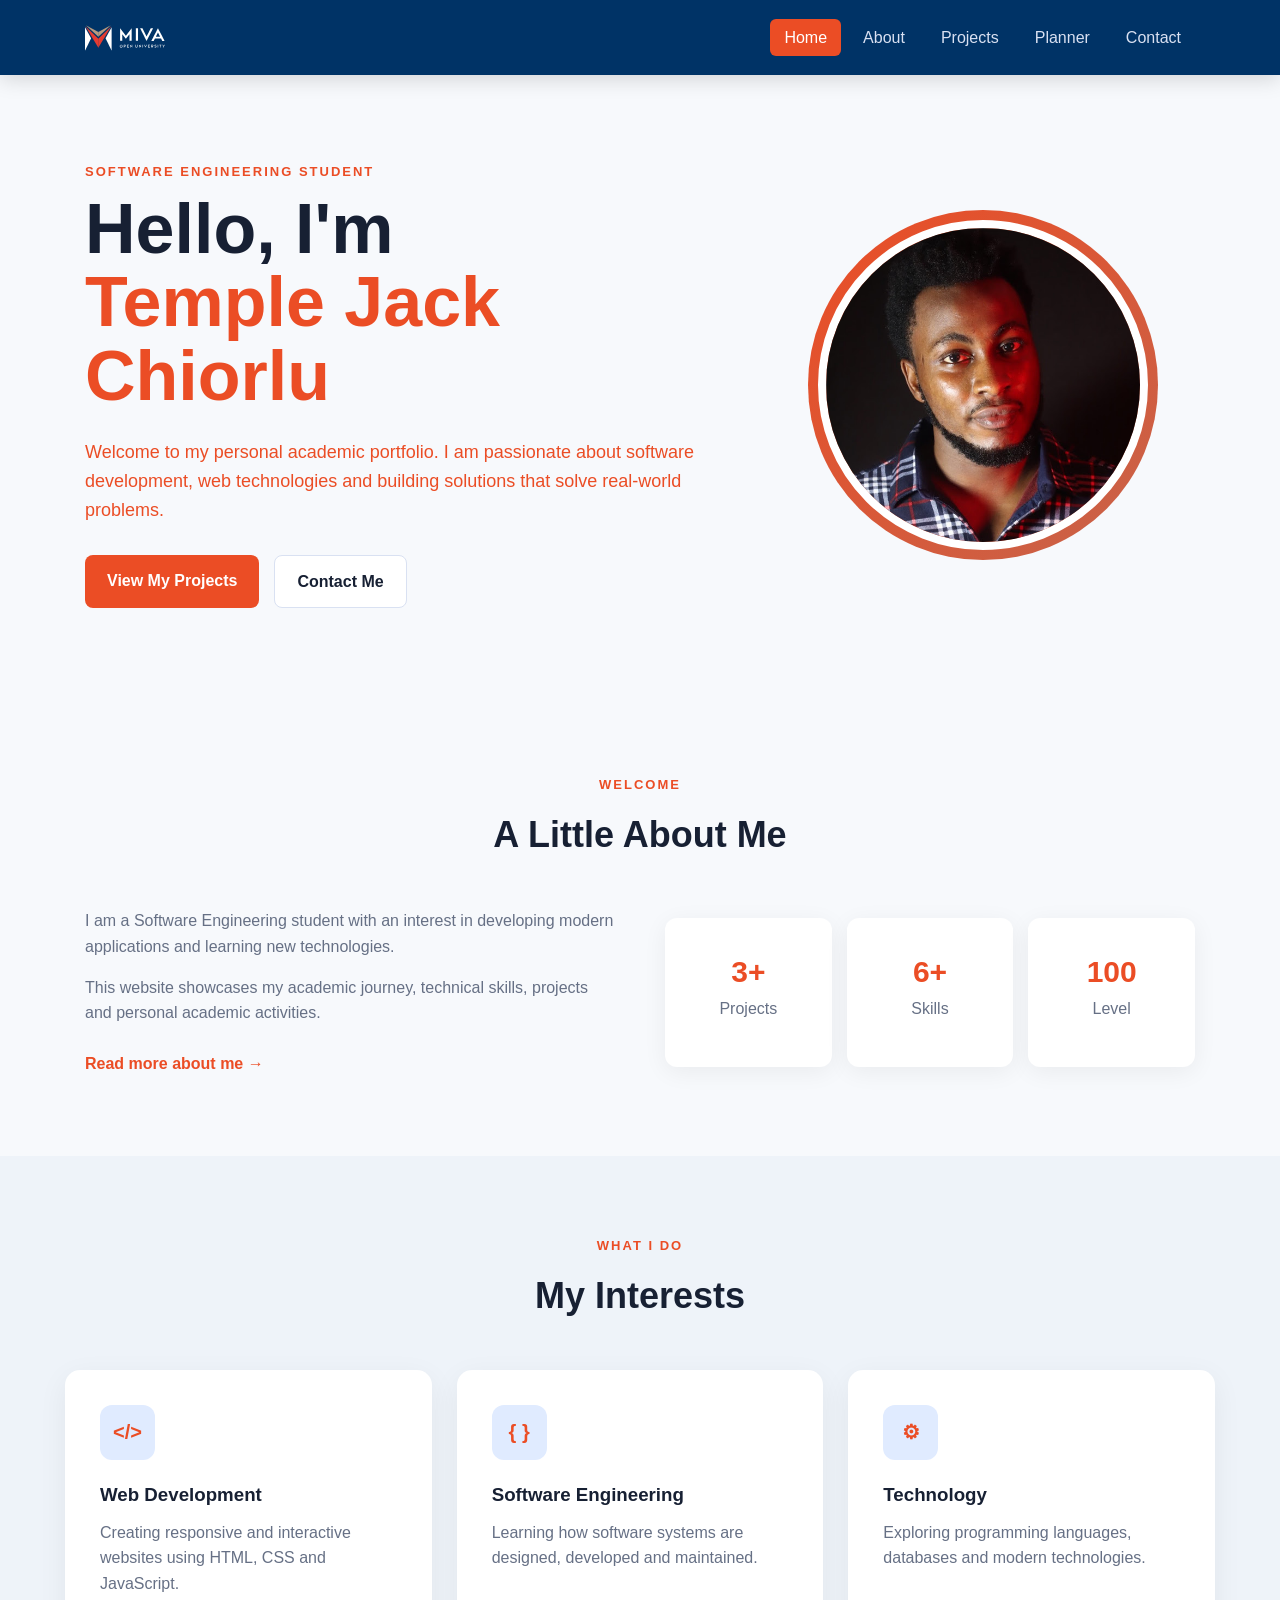
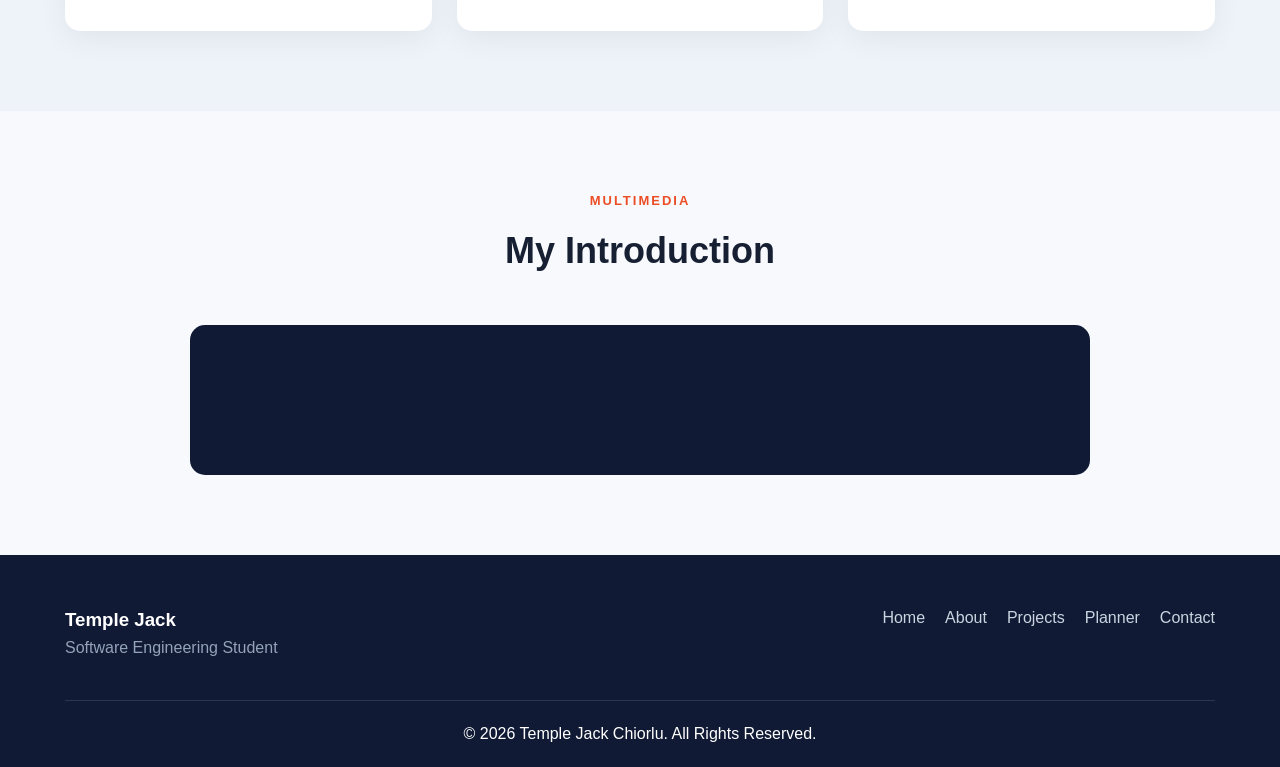
<file: index.html>
<!doctype html>
<html lang="en">
  <head>
    <meta charset="UTF-8" />
    <meta name="viewport" content="width=device-width, initial-scale=1.0" />

    <title>Temple Jack | Student Portfolio</title>

    <link rel="icon" type="image/svg+xml" href="images/logo.svg" />
    <link rel="stylesheet" href="css/style.css" />

    <script src="js/main.js" defer></script>
  </head>

  <body>
    <!-- Navigation -->
    <header class="header">
      <nav class="navbar">
        <a href="index.html" class="logo">
          <img src="images/logo.svg" width="80" height="60" />
        </a>

        <button class="menu-btn" id="menuBtn">☰</button>

        <ul class="nav-links" id="navLinks">
          <li>
            <a href="index.html" class="active">Home</a>
          </li>

          <li>
            <a href="about.html">About</a>
          </li>

          <li>
            <a href="projects.html">Projects</a>
          </li>

          <li>
            <a href="planner.html">Planner</a>
          </li>

          <li>
            <a href="contact.html">Contact</a>
          </li>
        </ul>
      </nav>
    </header>

    <!-- Main Content -->
    <main>
      <!-- Hero -->
      <section class="hero">
        <div class="hero-content">
          <p class="small-title">SOFTWARE ENGINEERING STUDENT</p>

          <h1>
            Hello, I'm
            <span>Temple Jack Chiorlu</span>
          </h1>

          <p class="hero-description">
            Welcome to my personal academic portfolio. I am passionate about
            software development, web technologies and building solutions that
            solve real-world problems.
          </p>

          <div class="hero-buttons">
            <a href="projects.html" class="btn primary-btn">
              View My Projects
            </a>

            <a href="contact.html" class="btn secondary-btn"> Contact Me </a>
          </div>
        </div>

        <div class="hero-image">
          <div class="image-circle">
            <img
              src="images/JACK.jpg"
              alt="Photograph of Temple Jack Chiorlu"
            />
          </div>
        </div>
      </section>

      <!-- Introduction -->
      <section class="section">
        <div class="section-heading">
          <p class="small-title">WELCOME</p>

          <h2>A Little About Me</h2>
        </div>

        <div class="about-preview">
          <div>
            <p>
              I am a Software Engineering student with an interest in developing
              modern applications and learning new technologies.
            </p>

            <p>
              This website showcases my academic journey, technical skills,
              projects and personal academic activities.
            </p>

            <a href="about.html" class="text-link"> Read more about me → </a>
          </div>

          <div class="stats">
            <div class="stat-card">
              <h3>3+</h3>
              <p>Projects</p>
            </div>

            <div class="stat-card">
              <h3>6+</h3>
              <p>Skills</p>
            </div>

            <div class="stat-card">
              <h3>100</h3>
              <p>Level</p>
            </div>
          </div>
        </div>
      </section>

      <!-- Skills -->
      <section class="section grey-section">
        <div class="section-heading">
          <p class="small-title">WHAT I DO</p>

          <h2>My Interests</h2>
        </div>

        <div class="feature-grid">
          <article class="feature-card">
            <div class="feature-icon">&lt;/&gt;</div>

            <h3>Web Development</h3>

            <p>
              Creating responsive and interactive websites using HTML, CSS and
              JavaScript.
            </p>
          </article>

          <article class="feature-card">
            <div class="feature-icon">{ }</div>

            <h3>Software Engineering</h3>

            <p>
              Learning how software systems are designed, developed and
              maintained.
            </p>
          </article>

          <article class="feature-card">
            <div class="feature-icon">⚙</div>

            <h3>Technology</h3>

            <p>
              Exploring programming languages, databases and modern
              technologies.
            </p>
          </article>
        </div>
      </section>

      <!-- Multimedia -->
      <section class="section">
        <div class="section-heading">
          <p class="small-title">MULTIMEDIA</p>

          <h2>My Introduction</h2>
        </div>

        <div class="video-container">
          <iframe
            src="https://www.youtube.com/embed/MuhZuNS15s0"
            title="YouTube video player"
            frameborder="0"
            allow="
              accelerometer;
              autoplay;
              clipboard-write;
              encrypted-media;
              gyroscope;
              picture-in-picture;
              web-share;
            "
            referrerpolicy="strict-origin-when-cross-origin"
            allowfullscreen
          >
          </iframe>
        </div>
      </section>
    </main>

    <!-- Footer -->
    <footer class="footer">
      <div class="footer-content">
        <div>
          <h3>Temple Jack</h3>

          <p>Software Engineering Student</p>
        </div>

        <div class="footer-links">
          <a href="index.html">Home</a>
          <a href="about.html">About</a>
          <a href="projects.html">Projects</a>
          <a href="planner.html">Planner</a>
          <a href="contact.html">Contact</a>
        </div>
      </div>

      <div class="copyright">
        <p>
          © <span id="copyrightYear"></span> Temple Jack Chiorlu. All Rights
          Reserved.
        </p>
      </div>
    </footer>
  </body>
</html>
</file>
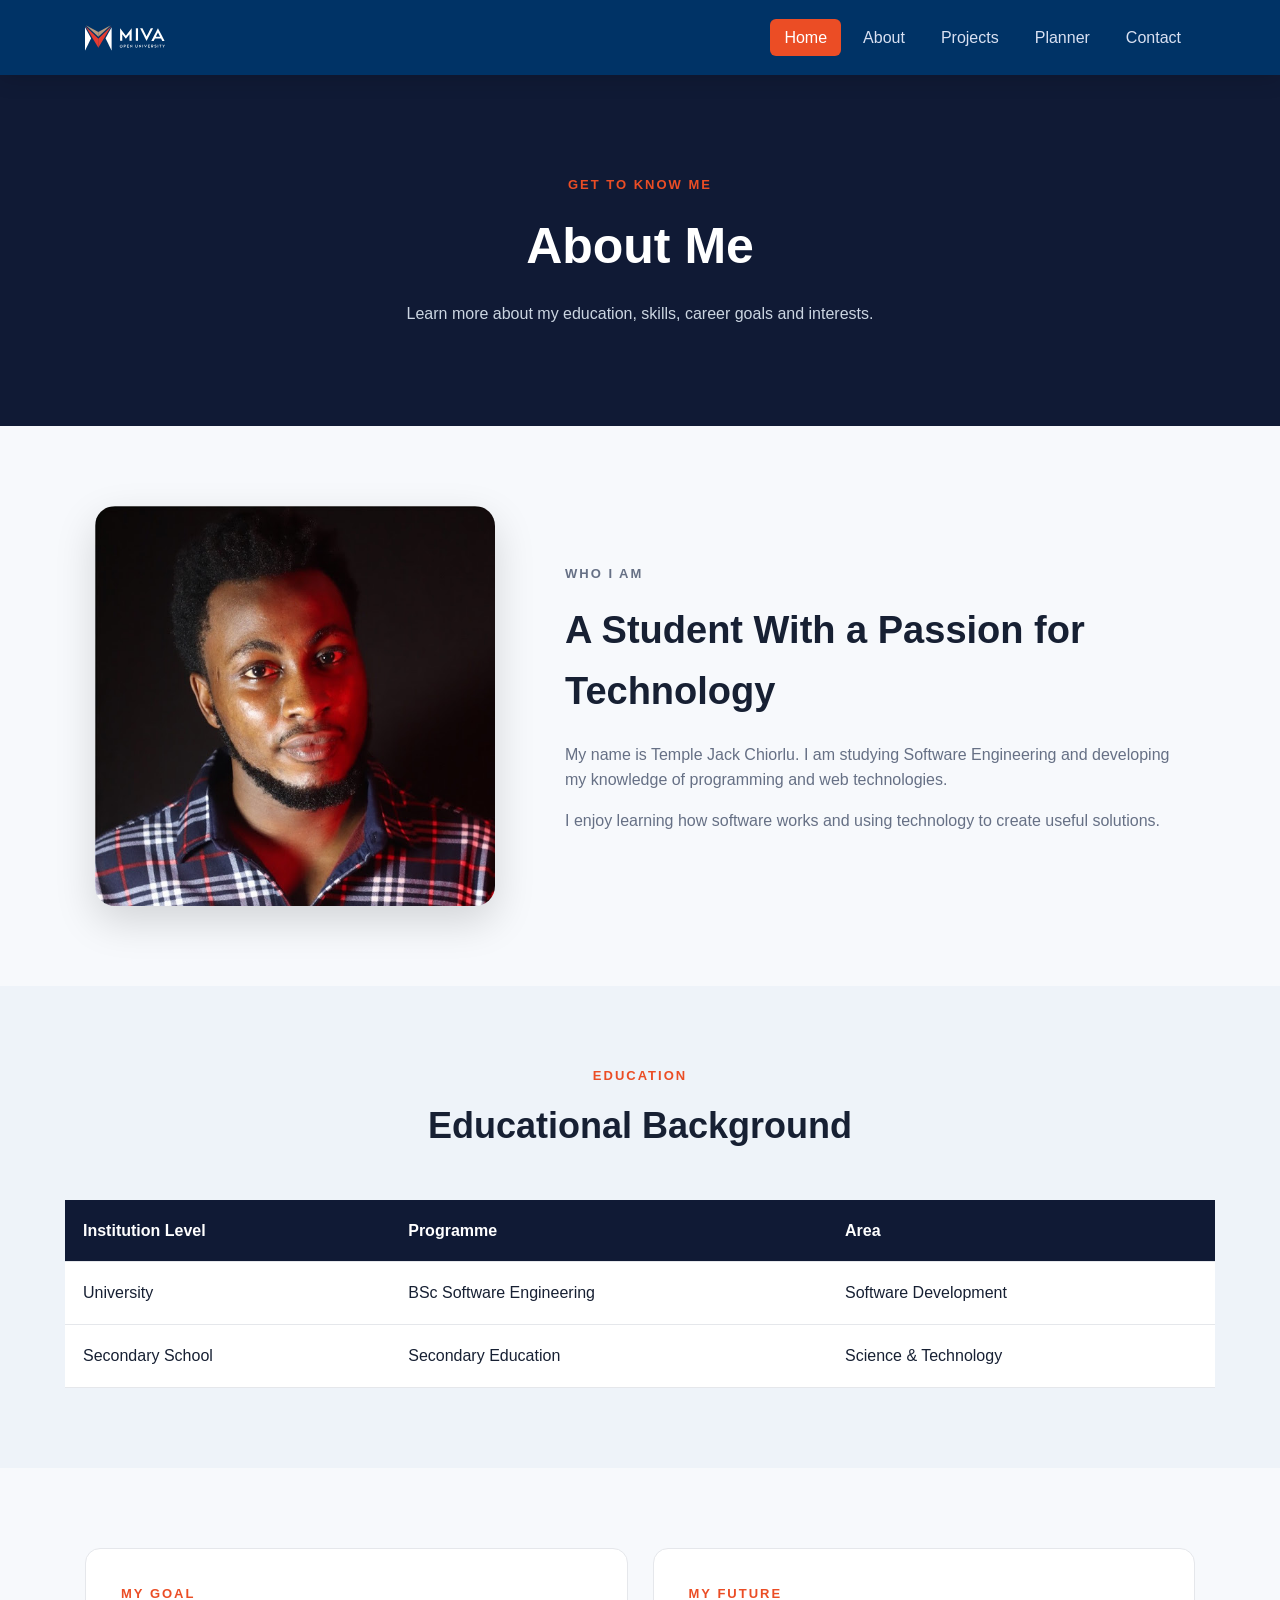
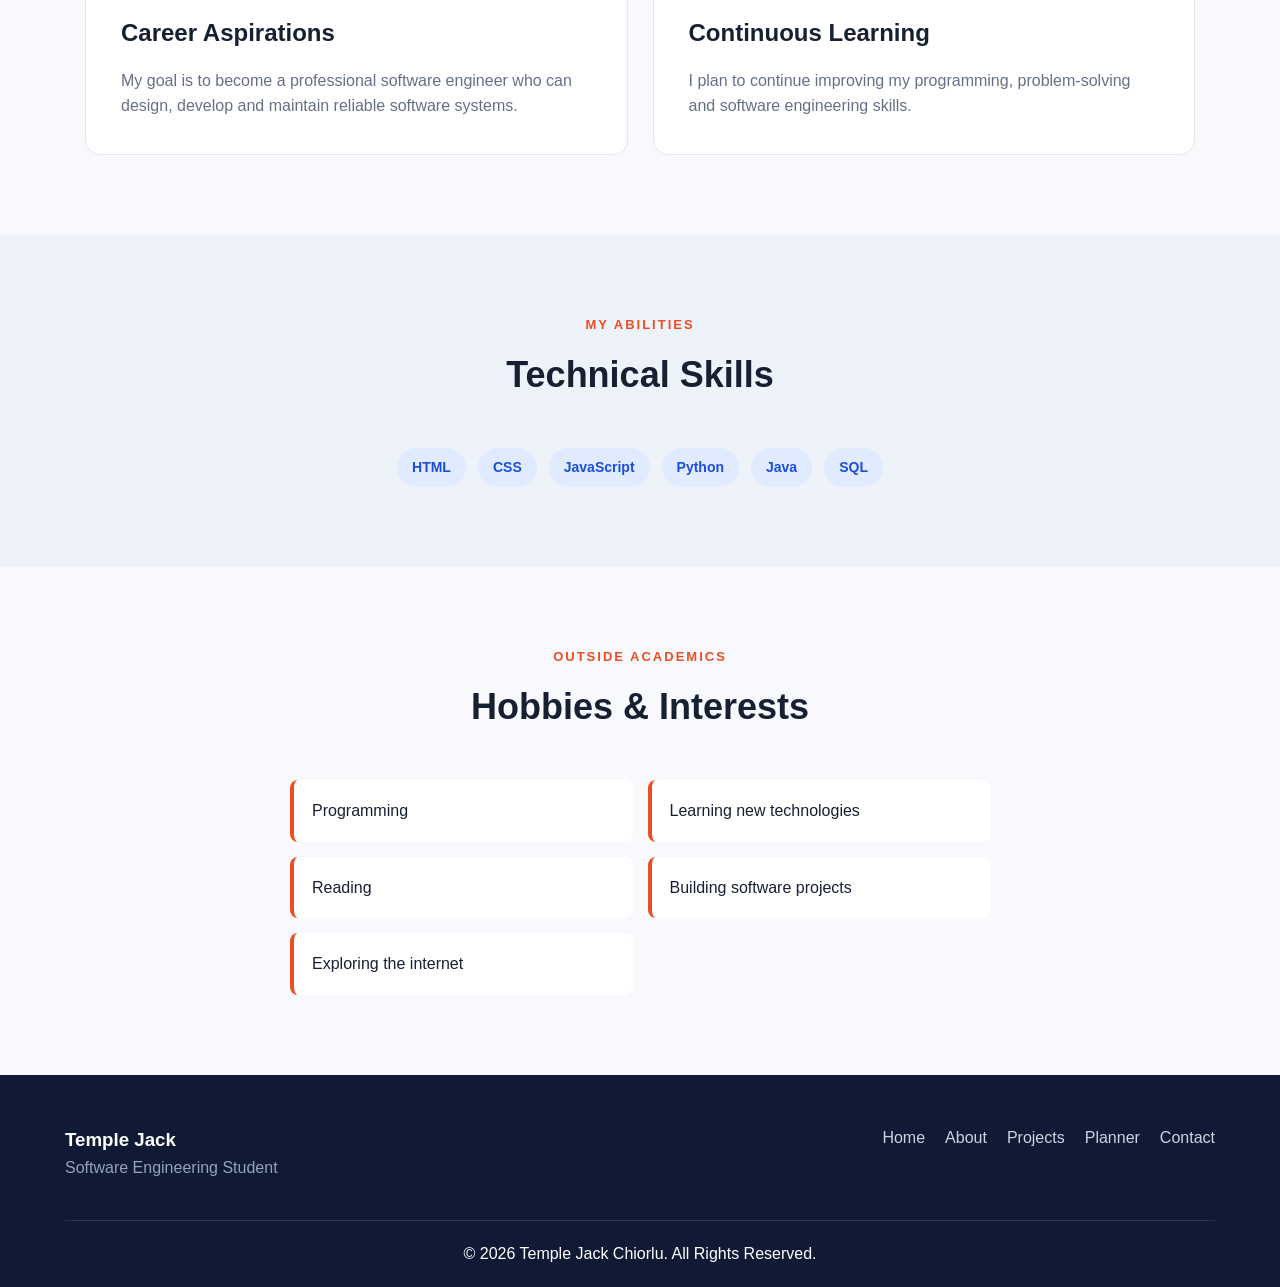
<file: about.html>
<!doctype html>
<html lang="en">
  <head>
    <meta charset="UTF-8" />

    <meta name="viewport" content="width=device-width, initial-scale=1.0" />

    <title>About Me | Temple Jack</title>

    <link rel="icon" type="image/svg+xml" href="images/logo.svg" />

    <link rel="stylesheet" href="css/style.css" />

    <script src="js/main.js" defer></script>
  </head>

  <body>
     <!-- Navigation -->
    <header class="header">
      <nav class="navbar">
        <a href="index.html" class="logo">
          <img src="images/logo.svg" width="80" height="60" />
        </a>

        <button class="menu-btn" id="menuBtn">☰</button>

        <ul class="nav-links" id="navLinks">
          <li>
            <a href="index.html" class="active">Home</a>
          </li>

          <li>
            <a href="about.html">About</a>
          </li>

          <li>
            <a href="projects.html">Projects</a>
          </li>

          <li>
            <a href="planner.html">Planner</a>
          </li>

          <li>
            <a href="contact.html">Contact</a>
          </li>
        </ul>
      </nav>
    </header>
    <main>
      <section class="page-hero">
        <p class="small-title">GET TO KNOW ME</p>

        <h1>About Me</h1>

        <p>
          Learn more about my education, skills, career goals and interests.
        </p>
      </section>

      <section class="section">
        <div class="about-grid">
          <div>
            <img
              src="images/JACK.jpg"
              alt="Temple Jack Chiorlu"
              class="about-image"
            />
          </div>

          <div>
            <p class="small-title">WHO I AM</p>

            <h2>A Student With a Passion for Technology</h2>

            <p>
              My name is Temple Jack Chiorlu. I am studying Software Engineering
              and developing my knowledge of programming and web technologies.
            </p>

            <p>
              I enjoy learning how software works and using technology to create
              useful solutions.
            </p>
          </div>
        </div>
      </section>

      <!-- Education -->
      <section class="section grey-section">
        <div class="section-heading">
          <p class="small-title">EDUCATION</p>

          <h2>Educational Background</h2>
        </div>

        <div class="table-container">
          <table>
            <thead>
              <tr>
                <th>Institution Level</th>
                <th>Programme</th>
                <th>Area</th>
              </tr>
            </thead>

            <tbody>
              <tr>
                <td>University</td>
                <td>BSc Software Engineering</td>
                <td>Software Development</td>
              </tr>

              <tr>
                <td>Secondary School</td>
                <td>Secondary Education</td>
                <td>Science & Technology</td>
              </tr>
            </tbody>
          </table>
        </div>
      </section>

      <!-- Career -->
      <section class="section">
        <div class="two-column">
          <div class="info-box">
            <p class="small-title">MY GOAL</p>

            <h2>Career Aspirations</h2>

            <p>
              My goal is to become a professional software engineer who can
              design, develop and maintain reliable software systems.
            </p>
          </div>

          <div class="info-box">
            <p class="small-title">MY FUTURE</p>

            <h2>Continuous Learning</h2>

            <p>
              I plan to continue improving my programming, problem-solving and
              software engineering skills.
            </p>
          </div>
        </div>
      </section>

      <!-- Skills -->
      <section class="section grey-section">
        <div class="section-heading">
          <p class="small-title">MY ABILITIES</p>

          <h2>Technical Skills</h2>
        </div>

        <div class="skills-list">
          <span>HTML</span>
          <span>CSS</span>
          <span>JavaScript</span>
          <span>Python</span>
          <span>Java</span>
          <span>SQL</span>
        </div>
      </section>

      <!-- Hobbies -->
      <section class="section">
        <div class="section-heading">
          <p class="small-title">OUTSIDE ACADEMICS</p>

          <h2>Hobbies & Interests</h2>
        </div>

        <ul class="interest-list">
          <li>Programming</li>
          <li>Learning new technologies</li>
          <li>Reading</li>
          <li>Building software projects</li>
          <li>Exploring the internet</li>
        </ul>
      </section>
    </main>

    <footer class="footer">
      <div class="footer-content">
        <div>
          <h3>Temple Jack</h3>
          <p>Software Engineering Student</p>
        </div>

        <div class="footer-links">
          <a href="index.html">Home</a>
          <a href="about.html">About</a>
          <a href="projects.html">Projects</a>
          <a href="planner.html">Planner</a>
          <a href="contact.html">Contact</a>
        </div>
      </div>

    
      <div class="copyright">
        <p>
          © <span id="copyrightYear"></span> Temple Jack Chiorlu. All Rights
          Reserved.
        </p>
    </footer>
  </body>
</html>
</file>
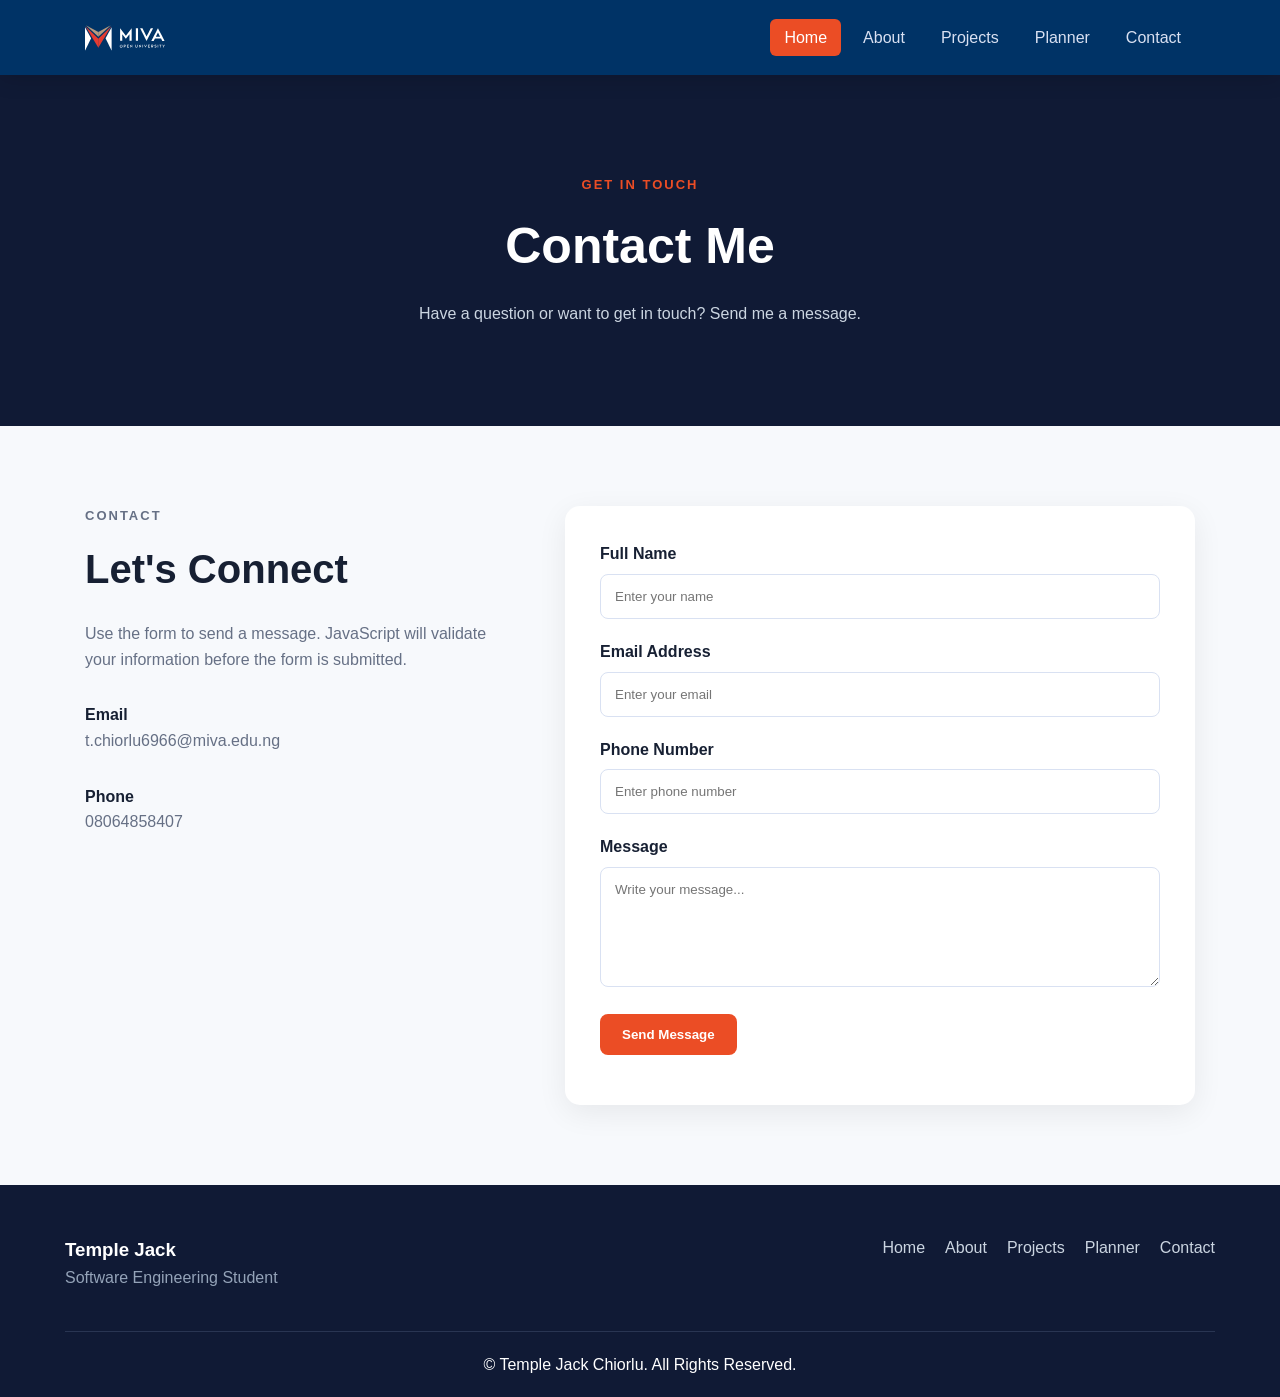
<file: contact.html>
<!doctype html>
<html lang="en">
  <head>
    <meta charset="UTF-8" />

    <meta name="viewport" content="width=device-width, initial-scale=1.0" />

    <title>Contact | Temple Jack</title>

    <link rel="icon" type="image/svg+xml" href="images/logo.svg" />

    <link rel="stylesheet" href="css/style.css" />

    <script src="js/contact.js" defer></script>
  </head>

  <body>
   <!-- Navigation -->
    <header class="header">
      <nav class="navbar">
        <a href="index.html" class="logo">
          <img src="images/logo.svg" width="80" height="60" />
        </a>

        <button class="menu-btn" id="menuBtn">☰</button>

        <ul class="nav-links" id="navLinks">
          <li>
            <a href="index.html" class="active">Home</a>
          </li>

          <li>
            <a href="about.html">About</a>
          </li>

          <li>
            <a href="projects.html">Projects</a>
          </li>

          <li>
            <a href="planner.html">Planner</a>
          </li>

          <li>
            <a href="contact.html">Contact</a>
          </li>
        </ul>
      </nav>
    </header>

    <main>
      <section class="page-hero">
        <p class="small-title">GET IN TOUCH</p>

        <h1>Contact Me</h1>

        <p>Have a question or want to get in touch? Send me a message.</p>
      </section>

      <section class="section">
        <div class="contact-grid">
          <div class="contact-info">
            <p class="small-title">CONTACT</p>

            <h2>Let's Connect</h2>

            <p>
              Use the form to send a message. JavaScript will validate your
              information before the form is submitted.
            </p>

            <div class="contact-item">
              <strong>Email</strong>

              <p>t.chiorlu6966@miva.edu.ng</p>
            </div>

            <div class="contact-item">
              <strong>Phone</strong>

              <p>08064858407</p>
            </div>
          </div>

          <div class="form-card">
            <form id="contactForm">
              <div class="form-group">
                <label for="name"> Full Name </label>

                <input type="text" id="name" placeholder="Enter your name" />

                <small id="nameError" class="error"></small>
              </div>

              <div class="form-group">
                <label for="email"> Email Address </label>

                <input type="text" id="email" placeholder="Enter your email" />

                <small id="emailError" class="error"></small>
              </div>

              <div class="form-group">
                <label for="phone"> Phone Number </label>

                <input
                  type="text"
                  id="phone"
                  placeholder="Enter phone number"
                />

                <small id="phoneError" class="error"></small>
              </div>

              <div class="form-group">
                <label for="message"> Message </label>

                <textarea
                  id="message"
                  rows="6"
                  placeholder="Write your message..."
                ></textarea>

                <small id="messageError" class="error"></small>
              </div>

              <button type="submit" class="btn primary-btn">
                Send Message
              </button>

              <p id="successMessage" class="success-message"></p>
            </form>
          </div>
        </div>
      </section>
    </main>

    <footer class="footer">
      <div class="footer-content">
        <div>
          <h3>Temple Jack</h3>
          <p>Software Engineering Student</p>
        </div>

        <div class="footer-links">
          <a href="index.html">Home</a>
          <a href="about.html">About</a>
          <a href="projects.html">Projects</a>
          <a href="planner.html">Planner</a>
          <a href="contact.html">Contact</a>
        </div>
      </div>

  
      <div class="copyright">
        <p>
          © <span id="copyrightYear"></span> Temple Jack Chiorlu. All Rights
          Reserved.
        </p>
    </footer>
  </body>
</html>
</file>
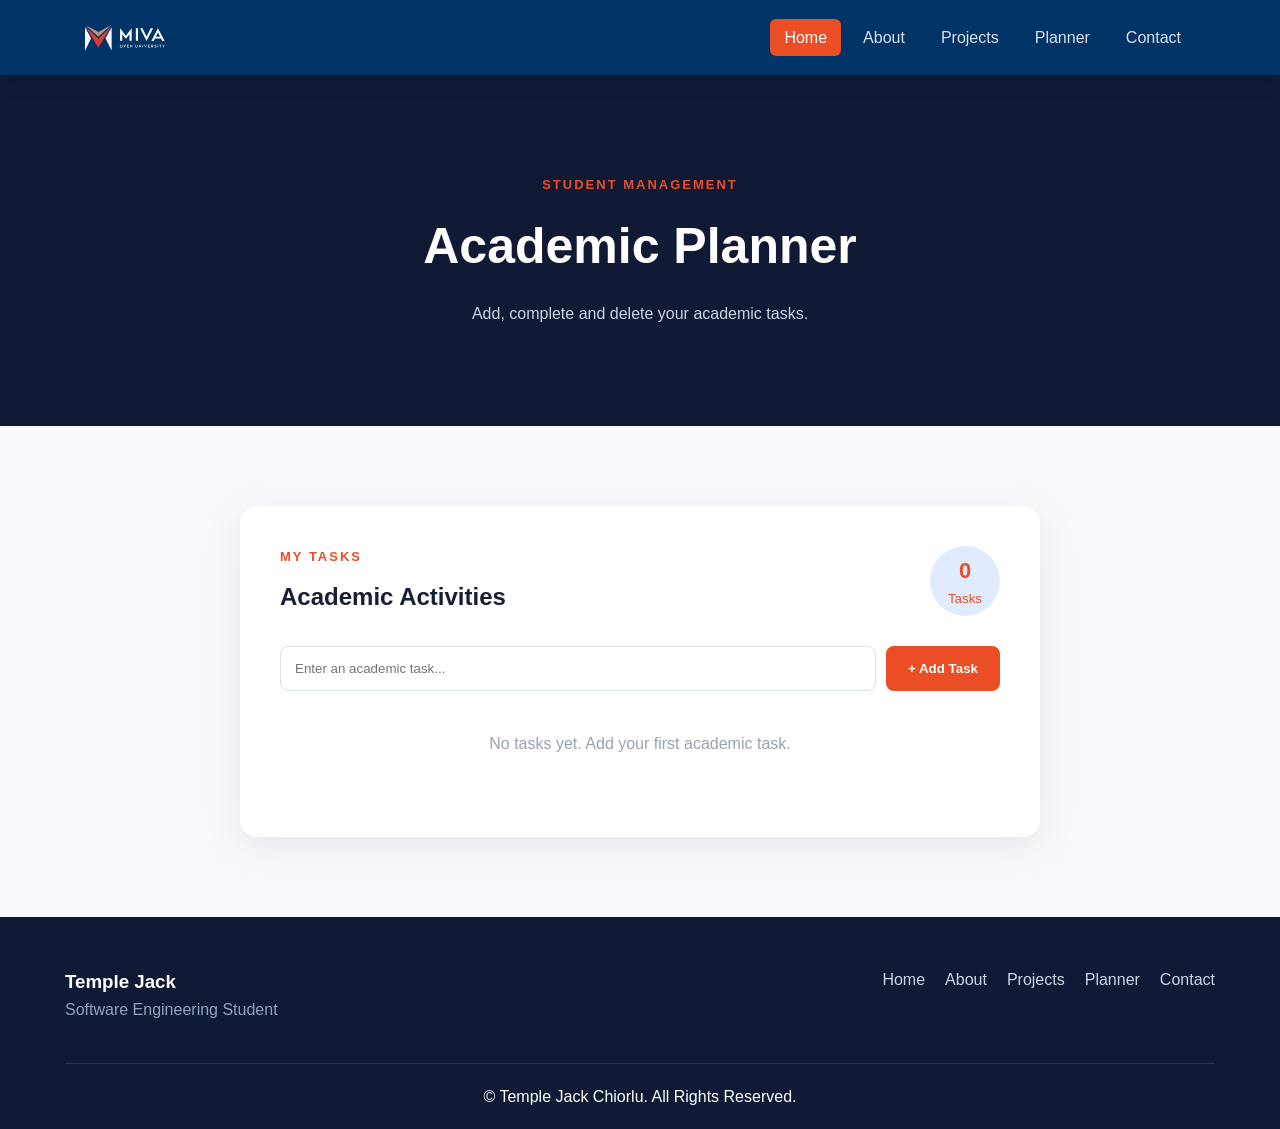
<file: planner.html>
<!doctype html>
<html lang="en">
  <head>
    <meta charset="UTF-8" />

    <meta name="viewport" content="width=device-width, initial-scale=1.0" />

    <title>Academic Planner | Temple Jack</title>

    <link rel="icon" type="image/svg+xml" href="images/logo.svg" />

    <link rel="stylesheet" href="css/style.css" />

    <script src="js/planner.js" defer></script>
  </head>

  <body>
    <!-- Navigation -->
    <header class="header">
      <nav class="navbar">
        <a href="index.html" class="logo">
          <img src="images/logo.svg" width="80" height="60" />
        </a>

        <button class="menu-btn" id="menuBtn">☰</button>

        <ul class="nav-links" id="navLinks">
          <li>
            <a href="index.html" class="active">Home</a>
          </li>

          <li>
            <a href="about.html">About</a>
          </li>

          <li>
            <a href="projects.html">Projects</a>
          </li>

          <li>
            <a href="planner.html">Planner</a>
          </li>

          <li>
            <a href="contact.html">Contact</a>
          </li>
        </ul>
      </nav>
    </header>

    <main>
      <section class="page-hero">
        <p class="small-title">STUDENT MANAGEMENT</p>

        <h1>Academic Planner</h1>

        <p>Add, complete and delete your academic tasks.</p>
      </section>

      <section class="section">
        <div class="planner-container">
          <div class="planner-header">
            <div>
              <p class="small-title">MY TASKS</p>

              <h2>Academic Activities</h2>
            </div>

            <div class="task-count">
              <span id="taskCount">0</span>

              <small>Tasks</small>
            </div>
          </div>

          <div class="task-form">
            <input
              type="text"
              id="taskInput"
              placeholder="Enter an academic task..."
            />

            <button type="button" id="addTask" class="btn primary-btn">
              + Add Task
            </button>
          </div>

          <p id="emptyMessage" class="empty-message">
            No tasks yet. Add your first academic task.
          </p>

          <ul id="taskList" class="task-list"></ul>
        </div>
      </section>
    </main>

    <footer class="footer">
      <div class="footer-content">
        <div>
          <h3>Temple Jack</h3>
          <p>Software Engineering Student</p>
        </div>

        <div class="footer-links">
          <a href="index.html">Home</a>
          <a href="about.html">About</a>
          <a href="projects.html">Projects</a>
          <a href="planner.html">Planner</a>
          <a href="contact.html">Contact</a>
        </div>
      </div>

      <div class="copyright">
        <p>
          © <span id="copyrightYear"></span> Temple Jack Chiorlu. All Rights
          Reserved.
        </p>
      </div>
    </footer>
  </body>
</html>
</file>
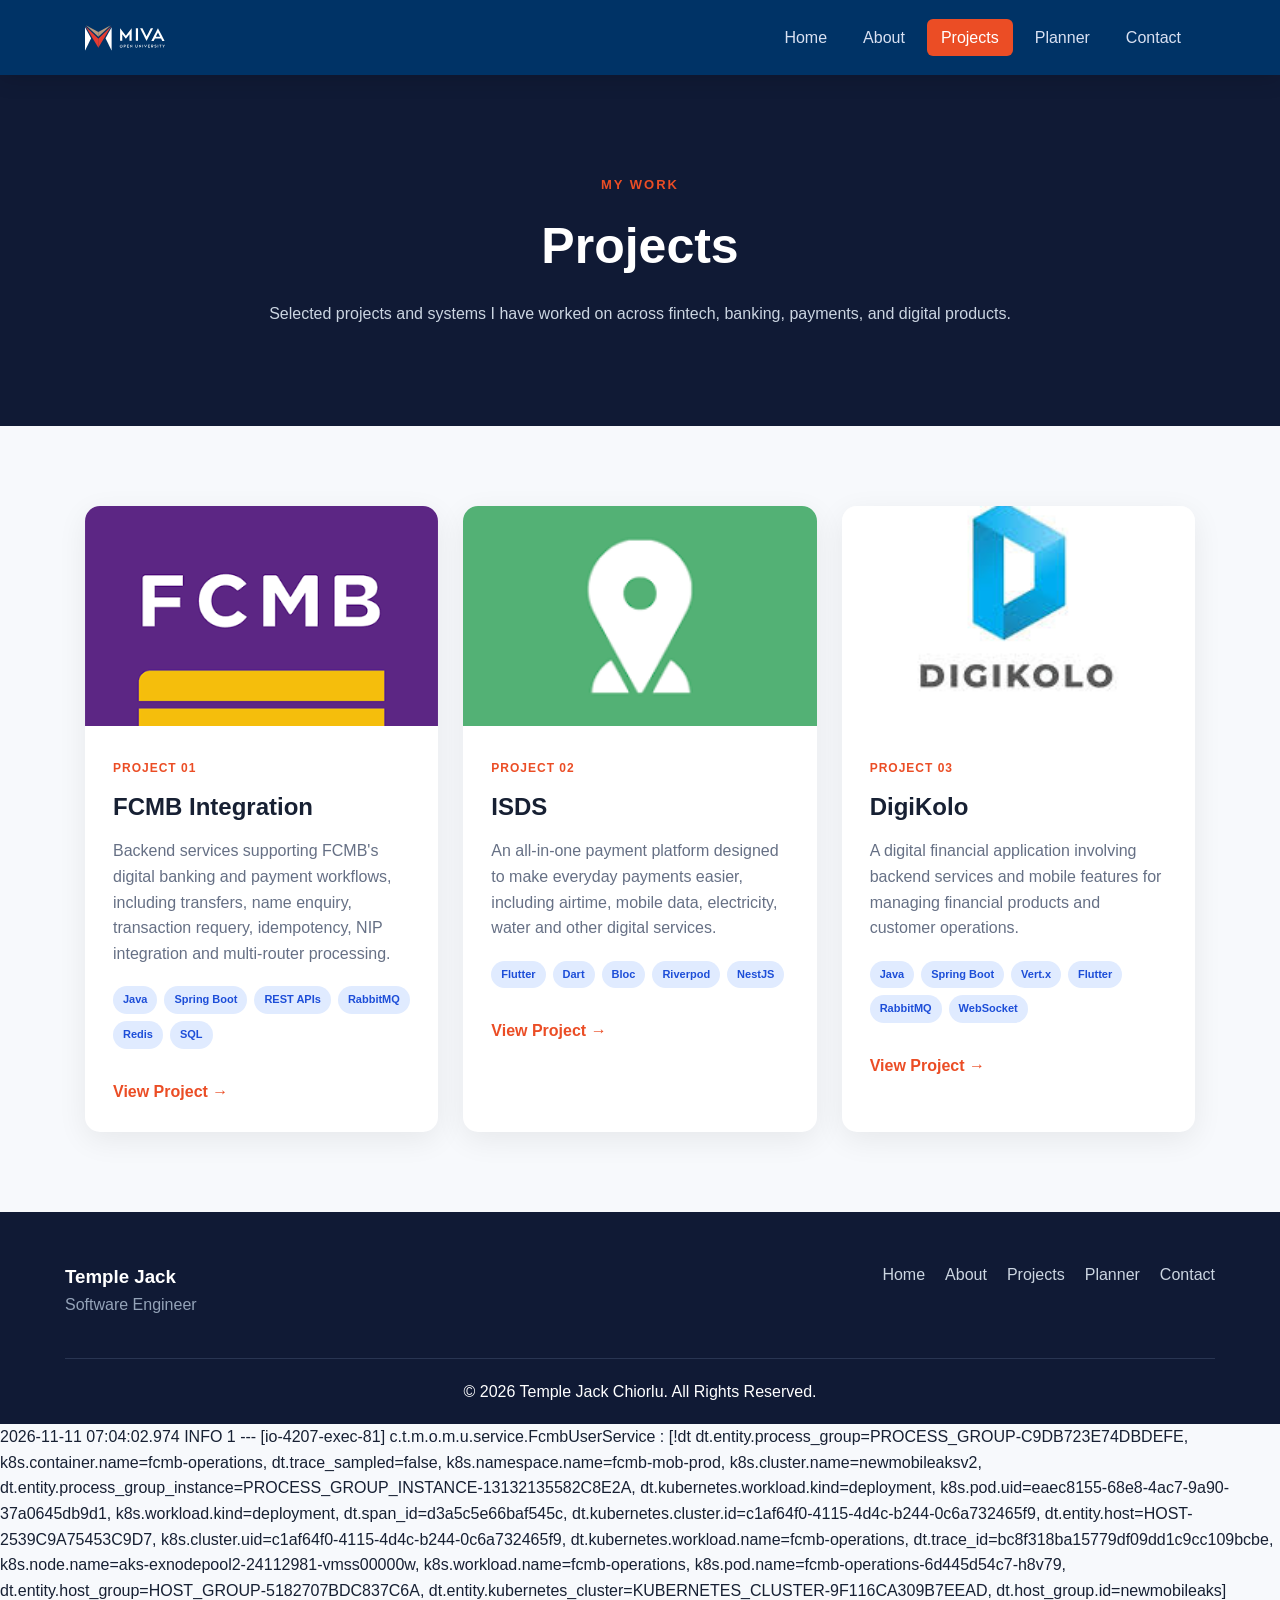
<file: projects.html>
<!doctype html>
<html lang="en">
  <head>
    <meta charset="UTF-8" />

    <meta name="viewport" content="width=device-width, initial-scale=1.0" />

    <title>Projects | Temple Jack</title>

    <link rel="icon" type="image/svg+xml" href="images/logo.svg" />

    <link rel="stylesheet" href="css/style.css" />

    <script src="js/main.js" defer></script>
  </head>

  <body>
    <!-- Navigation -->
    <header class="header">
      <nav class="navbar">
        <a href="index.html" class="logo">
          <img
            src="images/logo.svg"
            width="80"
            height="60"
            alt="Temple Jack logo"
          />
        </a>

        <button class="menu-btn" id="menuBtn">☰</button>

        <ul class="nav-links" id="navLinks">
          <li>
            <a href="index.html">Home</a>
          </li>

          <li>
            <a href="about.html">About</a>
          </li>

          <li>
            <a href="projects.html" class="active">Projects</a>
          </li>

          <li>
            <a href="planner.html">Planner</a>
          </li>

          <li>
            <a href="contact.html">Contact</a>
          </li>
        </ul>
      </nav>
    </header>

    <main>
      <!-- Page Hero -->
      <section class="page-hero">
        <p class="small-title">MY WORK</p>

        <h1>Projects</h1>

        <p>
          Selected projects and systems I have worked on across fintech,
          banking, payments, and digital products.
        </p>
      </section>

      <!-- Projects -->
      <section class="section">
        <div class="project-grid">
          <!-- Project 1 -->
          <article class="project-card">
            <div class="project-image">
              <img
                src="images/fcmb.png"
                alt="FCMB banking integration platform"
              />
            </div>

            <div class="project-content">
              <span class="project-number">PROJECT 01</span>

              <h2>FCMB Integration</h2>

              <p>
                Backend services supporting FCMB's digital banking and payment
                workflows, including transfers, name enquiry, transaction
                requery, idempotency, NIP integration and multi-router
                processing.
              </p>

              <div class="technology-list">
                <span>Java</span>
                <span>Spring Boot</span>
                <span>REST APIs</span>
                <span>RabbitMQ</span>
                <span>Redis</span>
                <span>SQL</span>
              </div>

              <a href="#" class="text-link"> View Project → </a>
            </div>
          </article>

          <!-- Project 2 -->
          <article class="project-card">
            <div class="project-image">
              <img src="images/Isds.png" alt="UJOVA Payment application" />
            </div>

            <div class="project-content">
              <span class="project-number">PROJECT 02</span>

              <h2>ISDS</h2>

              <p>
                An all-in-one payment platform designed to make everyday
                payments easier, including airtime, mobile data, electricity,
                water and other digital services.
              </p>

              <div class="technology-list">
                <span>Flutter</span>
                <span>Dart</span>
                <span>Bloc</span>
                <span>Riverpod</span>
                <span>NestJS</span>
              </div>

              <a href="#" class="text-link"> View Project → </a>
            </div>
          </article>

          <!-- Project 3 -->
          <article class="project-card">
            <div class="project-image">
              <img
                src="images/digikolo.jpeg"
                alt="DigiKolo digital financial application"
              />
            </div>

            <div class="project-content">
              <span class="project-number">PROJECT 03</span>

              <h2>DigiKolo</h2>

              <p>
                A digital financial application involving backend services and
                mobile features for managing financial products and customer
                operations.
              </p>

              <div class="technology-list">
                <span>Java</span>
                <span>Spring Boot</span>
                <span>Vert.x</span>
                <span>Flutter</span>
                <span>RabbitMQ</span>
                <span>WebSocket</span>
              </div>

              <a href="#" class="text-link"> View Project → </a>
            </div>
          </article>
        </div>
      </section>
    </main>

    <!-- Footer -->
    <footer class="footer">
      <div class="footer-content">
        <div>
          <h3>Temple Jack</h3>
          <p>Software Engineer</p>
        </div>

        <div class="footer-links">
          <a href="index.html">Home</a>
          <a href="about.html">About</a>
          <a href="projects.html">Projects</a>
          <a href="planner.html">Planner</a>
          <a href="contact.html">Contact</a>
        </div>
      </div>

      <div class="copyright">
        <p>
          © <span id="copyrightYear"></span> Temple Jack Chiorlu. All Rights
          Reserved.
        </p>
      </div>
    </footer>
  </body>
</html>
2026-11-11 07:04:02.974 INFO 1 --- [io-4207-exec-81]
c.t.m.o.m.u.service.FcmbUserService : [!dt
dt.entity.process_group=PROCESS_GROUP-C9DB723E74DBDEFE,
k8s.container.name=fcmb-operations, dt.trace_sampled=false,
k8s.namespace.name=fcmb-mob-prod, k8s.cluster.name=newmobileaksv2,
dt.entity.process_group_instance=PROCESS_GROUP_INSTANCE-13132135582C8E2A,
dt.kubernetes.workload.kind=deployment,
k8s.pod.uid=eaec8155-68e8-4ac7-9a90-37a0645db9d1, k8s.workload.kind=deployment,
dt.span_id=d3a5c5e66baf545c,
dt.kubernetes.cluster.id=c1af64f0-4115-4d4c-b244-0c6a732465f9,
dt.entity.host=HOST-2539C9A75453C9D7,
k8s.cluster.uid=c1af64f0-4115-4d4c-b244-0c6a732465f9,
dt.kubernetes.workload.name=fcmb-operations,
dt.trace_id=bc8f318ba15779df09dd1c9cc109bcbe,
k8s.node.name=aks-exnodepool2-24112981-vmss00000w,
k8s.workload.name=fcmb-operations,
k8s.pod.name=fcmb-operations-6d445d54c7-h8v79,
dt.entity.host_group=HOST_GROUP-5182707BDC837C6A,
dt.entity.kubernetes_cluster=KUBERNETES_CLUSTER-9F116CA309B7EEAD,
dt.host_group.id=newmobileaks] [360degrees] [UPDATE +TRANSACTION PIN]
Unauthorized profile access
</file>
<file: css/style.css>
/* ================================
   GENERAL
================================ */

* {
  margin: 0;
  padding: 0;
  box-sizing: border-box;
}

html {
  scroll-behavior: smooth;
}

body {
  font-family: Arial, Helvetica, sans-serif;
  background: #f7f9fc;
  color: #172033;
  line-height: 1.6;
}

img {
  max-width: 100%;
  display: block;
}

a {
  text-decoration: none;
}

button,
input,
textarea {
  font-family: inherit;
}

/* ================================
   HEADER
================================ */
.video-container iframe {
  width: 100%;
  height: 100%;
  border: none;
  display: block;
}
.header {
  background: #003366;
  position: sticky;
  top: 0;
  z-index: 1000;
  box-shadow: 0 4px 20px rgba(0, 0, 0, 0.15);
}

.navbar {
  max-width: 1150px;
  margin: auto;
  min-height: 75px;
  padding: 0 20px;

  display: flex;
  justify-content: space-between;
  align-items: center;
}

.logo {
  color: white;
  font-size: 20px;
  font-weight: bold;

  display: flex;
  align-items: center;
  gap: 10px;
}

.logo span {
  width: 42px;
  height: 42px;

  background: #eb4d25;
  border-radius: 10px;

  display: flex;
  justify-content: center;
  align-items: center;

  color: white;
}

.nav-links {
  list-style: none;

  display: flex;
  align-items: center;
  gap: 8px;
}

.nav-links a {
  color: #d9e1f2;
  padding: 10px 14px;
  border-radius: 6px;

  transition: 0.3s;
}

.nav-links a:hover,
.nav-links a.active {
  background: #eb4d25;
  color: white;
}

.menu-btn {
  display: none;

  background: transparent;
  border: none;
  color: white;

  font-size: 28px;
  cursor: pointer;
}

/* ================================
   HERO
================================ */

.hero {
  min-height: 620px;
  max-width: 1150px;

  margin: auto;
  padding: 80px 20px;

  display: grid;
  grid-template-columns: 1.2fr 0.8fr;

  align-items: center;
  gap: 50px;
}

.hero-content {
  animation: slideIn 0.8s ease;
}

.small-title {
  color: #eb4d25;
  font-size: 13px;
  font-weight: bold;
  letter-spacing: 2px;
  margin-bottom: 10px;
}

.hero h1 {
  font-size: clamp(40px, 6vw, 70px);
  line-height: 1.05;
  margin-bottom: 25px;
}

.hero h1 span {
  color: #eb4d25;
  display: block;
}

.hero-description {
  max-width: 650px;
  color: #eb4d25;
  font-size: 18px;
  margin-bottom: 30px;
}

.hero-buttons {
  display: flex;
  gap: 15px;
  flex-wrap: wrap;
}

.btn {
  display: inline-block;
  border: none;
  cursor: pointer;

  padding: 13px 22px;
  border-radius: 8px;

  font-weight: bold;

  transition: 0.3s;
}

.primary-btn {
  background: #eb4d25;
  color: white;
}

.primary-btn:hover {
  background: #eb4d25;
  transform: translateY(-3px);
}

.secondary-btn {
  background: white;
  color: #172033;

  border: 1px solid #d9e1f2;
}

.secondary-btn:hover {
  border-color: #eb4d25;
  color: #eb4d25;
}

.hero-image {
  display: flex;
  justify-content: center;
}

.image-circle {
  width: 350px;
  height: 350px;

  border-radius: 50%;

  padding: 10px;

  background: linear-gradient(135deg, #eb4d25, #c7634a);

  animation: float 4s ease-in-out infinite;
}

.image-circle img {
  width: 100%;
  height: 100%;

  object-fit: cover;

  border-radius: 50%;
  border: 8px solid white;
}

/* ================================
   SECTIONS
================================ */

.section {
  max-width: 1150px;
  margin: auto;
  padding: 80px 20px;
}

.grey-section {
  max-width: none;
  padding-left: max(20px, calc((100% - 1150px) / 2));
  padding-right: max(20px, calc((100% - 1150px) / 2));

  background: #eef3f9;
}

.section-heading {
  text-align: center;
  margin-bottom: 45px;
}

.section-heading h2 {
  font-size: 36px;
}

/* ================================
   ABOUT PREVIEW
================================ */

.about-preview {
  display: grid;
  grid-template-columns: 1fr 1fr;

  gap: 50px;
  align-items: center;
}

.about-preview p {
  color: #667085;
  margin-bottom: 15px;
}

.text-link {
  color: #eb4d25;
  font-weight: bold;

  display: inline-block;
  margin-top: 10px;

  transition: 0.3s;
}

.text-link:hover {
  transform: translateX(5px);
}

.stats {
  display: grid;
  grid-template-columns: repeat(3, 1fr);
  gap: 15px;
}

.stat-card {
  background: white;
  padding: 30px 15px;

  border-radius: 12px;
  text-align: center;

  box-shadow: 0 5px 25px rgba(0, 0, 0, 0.06);
}

.stat-card h3 {
  color: #eb4d25;
  font-size: 30px;
}

/* ================================
   FEATURE CARDS
================================ */

.feature-grid {
  display: grid;
  grid-template-columns: repeat(3, 1fr);
  gap: 25px;
}

.feature-card {
  background: white;
  padding: 35px;

  border-radius: 15px;

  box-shadow: 0 8px 30px rgba(0, 0, 0, 0.06);

  transition: 0.3s;
}

.feature-card:hover {
  transform: translateY(-8px);
}

.feature-icon {
  width: 55px;
  height: 55px;

  background: #e0ebff;
  color: #eb4d25;

  border-radius: 12px;

  display: flex;
  justify-content: center;
  align-items: center;

  font-weight: bold;
  font-size: 20px;

  margin-bottom: 20px;
}

.feature-card h3 {
  margin-bottom: 10px;
}

.feature-card p {
  color: #667085;
}

/* ================================
   VIDEO
================================ */

.video-container {
  max-width: 900px;
  margin: auto;

  border-radius: 15px;
  overflow: hidden;

  background: #101a35;
}

.video-container video {
  width: 100%;
  display: block;
}

.video-note {
  text-align: center;
  margin-top: 15px;
  color: #667085;
}

/* ================================
   PAGE HERO
================================ */

.page-hero {
  background: #101a35;
  color: white;

  text-align: center;

  padding: 100px 20px;
}

.page-hero .small-title {
  color: #eb4d25;
}

.page-hero h1 {
  font-size: 50px;
  margin-bottom: 15px;
}

.page-hero p:last-child {
  color: #cbd5e1;
}

/* ================================
   ABOUT PAGE
================================ */

.about-grid {
  display: grid;
  grid-template-columns: 0.8fr 1.2fr;

  gap: 60px;
  align-items: center;
}

.about-image {
  width: 100%;
  max-width: 400px;

  margin: auto;

  border-radius: 20px;

  box-shadow: 0 15px 40px rgba(0, 0, 0, 0.15);
}

.about-grid h2 {
  font-size: 38px;
  margin-bottom: 20px;
}

.about-grid p {
  color: #667085;
  margin-bottom: 15px;
}

.table-container {
  overflow-x: auto;
}

table {
  width: 100%;
  border-collapse: collapse;
  background: white;

  box-shadow: 0 5px 20px rgba(0, 0, 0, 0.05);
}

th,
td {
  padding: 18px;
  border-bottom: 1px solid #e5e7eb;
  text-align: left;
}

th {
  background: #101a35;
  color: white;
}

.two-column {
  display: grid;
  grid-template-columns: 1fr 1fr;
  gap: 25px;
}

.info-box {
  padding: 35px;
  border: 1px solid #e5e7eb;
  border-radius: 15px;
  background: white;
}

.info-box h2 {
  margin-bottom: 15px;
}

.info-box p:last-child {
  color: #667085;
}

.skills-list {
  display: flex;
  justify-content: center;
  flex-wrap: wrap;
  gap: 12px;
}

.skills-list span,
.technology-list span {
  background: #e0ebff;
  color: #1d4ed8;

  padding: 8px 15px;
  border-radius: 30px;

  font-size: 14px;
  font-weight: bold;
}

.interest-list {
  max-width: 700px;
  margin: auto;

  display: grid;
  grid-template-columns: 1fr 1fr;
  gap: 15px;

  list-style: none;
}

.interest-list li {
  background: white;
  padding: 18px;

  border-radius: 8px;

  border-left: 4px solid #eb4d25;
}

/* ================================
   PROJECTS
================================ */

.project-grid {
  display: grid;
  grid-template-columns: repeat(3, 1fr);
  gap: 25px;
}

.project-card {
  background: white;
  border-radius: 15px;
  overflow: hidden;

  box-shadow: 0 8px 30px rgba(0, 0, 0, 0.07);

  transition: 0.3s;
}

.project-card:hover {
  transform: translateY(-8px);
}

.project-image {
  height: 220px;
  overflow: hidden;
}

.project-image img {
  width: 100%;
  height: 100%;

  object-fit: cover;

  transition: 0.4s;
}

.project-card:hover .project-image img {
  transform: scale(1.08);
}

.project-content {
  padding: 28px;
}

.project-number {
  color: #eb4d25;
  font-size: 12px;
  font-weight: bold;
  letter-spacing: 1px;
}

.project-content h2 {
  margin: 8px 0 12px;
}

.project-content p {
  color: #667085;
}

.technology-list {
  display: flex;
  flex-wrap: wrap;
  gap: 7px;
  margin: 20px 0;
}

.technology-list span {
  font-size: 11px;
  padding: 5px 10px;
}

/* ================================
   PLANNER
================================ */

.planner-container {
  max-width: 800px;
  margin: auto;

  background: white;
  padding: 40px;

  border-radius: 18px;

  box-shadow: 0 10px 40px rgba(0, 0, 0, 0.08);
}

.planner-header {
  display: flex;
  justify-content: space-between;
  align-items: center;

  margin-bottom: 30px;
}

.task-count {
  width: 70px;
  height: 70px;

  background: #e0ebff;
  color: #eb4d25;

  border-radius: 50%;

  display: flex;
  flex-direction: column;
  justify-content: center;
  align-items: center;
}

.task-count span {
  font-size: 22px;
  font-weight: bold;
}

.task-form {
  display: flex;
  gap: 10px;
}

.task-form input {
  flex: 1;
}

.task-form input,
.form-group input,
.form-group textarea {
  width: 100%;

  padding: 14px;

  border: 1px solid #d9e1f2;
  border-radius: 8px;

  outline: none;

  transition: 0.3s;
}

.task-form input:focus,
.form-group input:focus,
.form-group textarea:focus {
  border-color: #eb4d25;
}

.empty-message {
  text-align: center;
  color: #98a2b3;
  margin: 40px 0;
}

.task-list {
  list-style: none;
  margin-top: 25px;
}

.task-item {
  display: flex;
  justify-content: space-between;
  align-items: center;

  padding: 16px;

  margin-bottom: 10px;

  background: #f7f9fc;
  border-radius: 8px;
}

.task-item.completed .task-name {
  text-decoration: line-through;
  color: #98a2b3;
}

.task-actions {
  display: flex;
  gap: 7px;
}

.task-actions button {
  border: none;
  padding: 7px 10px;
  border-radius: 5px;
  cursor: pointer;
}

.complete-btn {
  background: #dcfce7;
  color: #166534;
}

.delete-btn {
  background: #fee2e2;
  color: #991b1b;
}

/* ================================
   CONTACT
================================ */

.contact-grid {
  display: grid;
  grid-template-columns: 0.8fr 1.2fr;

  gap: 60px;
  align-items: start;
}

.contact-info h2 {
  font-size: 40px;
  margin-bottom: 20px;
}

.contact-info > p {
  color: #667085;
}

.contact-item {
  margin-top: 30px;
}

.contact-item p {
  color: #667085;
}

.form-card {
  background: white;
  padding: 35px;

  border-radius: 15px;

  box-shadow: 0 8px 30px rgba(0, 0, 0, 0.07);
}

.form-group {
  margin-bottom: 20px;
}

.form-group label {
  display: block;
  font-weight: bold;
  margin-bottom: 7px;
}

.form-group textarea {
  resize: vertical;
}

.error {
  display: block;
  color: #dc2626;
  margin-top: 5px;
}

.success-message {
  color: #15803d;
  margin-top: 15px;
  font-weight: bold;
}

/* ================================
   FOOTER
================================ */

.footer {
  background: #101a35;
  color: white;

  padding: 50px 20px 20px;
}

.footer-content {
  max-width: 1150px;
  margin: auto;

  display: flex;
  justify-content: space-between;

  gap: 30px;
}

.footer-content p {
  color: #94a3b8;
}

.footer-links {
  display: flex;
  flex-wrap: wrap;
  gap: 20px;
}

.footer-links a {
  color: #cbd5e1;
}

.footer-links a:hover {
  color: white;
}

.copyright {
  max-width: 1150px;
  margin: 40px auto 0;

  padding-top: 20px;

  border-top: 1px solid #293552;

  text-align: center;
}

/* ================================
   ANIMATIONS
================================ */

@keyframes float {
  0% {
    transform: translateY(0);
  }

  50% {
    transform: translateY(-15px);
  }

  100% {
    transform: translateY(0);
  }
}

@keyframes slideIn {
  from {
    opacity: 0;
    transform: translateX(-30px);
  }

  to {
    opacity: 1;
    transform: translateX(0);
  }
}

/* ================================
   MOBILE
================================ */

@media (max-width: 850px) {
  .menu-btn {
    display: block;
  }

  .nav-links {
    display: none;

    position: absolute;

    top: 75px;
    left: 0;

    width: 100%;

    background: #101a35;

    padding: 20px;

    flex-direction: column;
  }

  .nav-links.show {
    display: flex;
  }

  .nav-links a {
    display: block;
    width: 100%;
    text-align: center;
  }

  .hero {
    grid-template-columns: 1fr;
    text-align: center;
  }

  .hero-buttons {
    justify-content: center;
  }

  .hero-image {
    order: -1;
  }

  .image-circle {
    width: 260px;
    height: 260px;
  }

  .about-preview,
  .about-grid,
  .contact-grid,
  .two-column {
    grid-template-columns: 1fr;
  }

  .feature-grid,
  .project-grid {
    grid-template-columns: 1fr;
  }

  .stats {
    grid-template-columns: repeat(3, 1fr);
  }
}

@media (max-width: 550px) {
  .hero {
    padding-top: 50px;
  }

  .hero h1 {
    font-size: 42px;
  }

  .page-hero h1 {
    font-size: 40px;
  }

  .section {
    padding: 60px 20px;
  }

  .stats {
    grid-template-columns: 1fr;
  }

  .interest-list {
    grid-template-columns: 1fr;
  }

  .planner-container,
  .form-card {
    padding: 25px;
  }

  .task-form {
    flex-direction: column;
  }

  .task-item {
    align-items: flex-start;
    gap: 15px;
    flex-direction: column;
  }

  .footer-content {
    flex-direction: column;
  }
}
</file>
